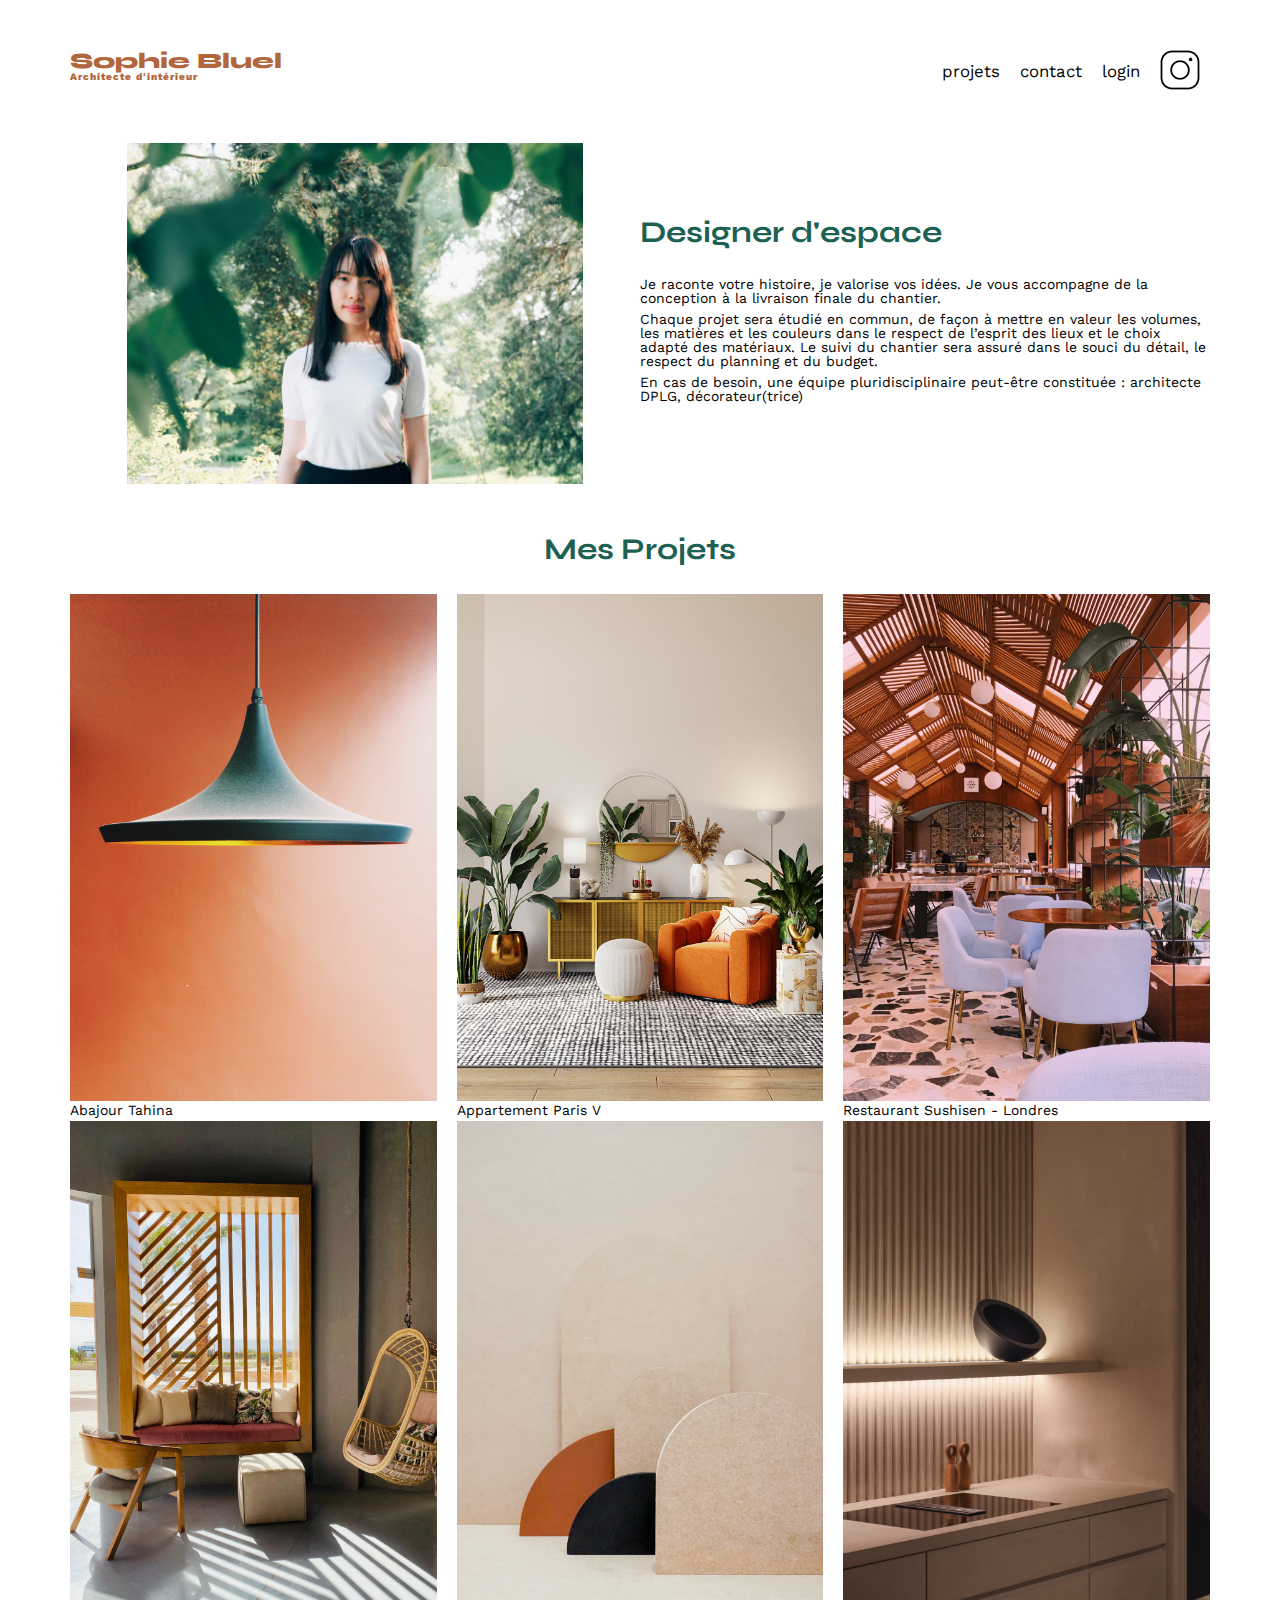
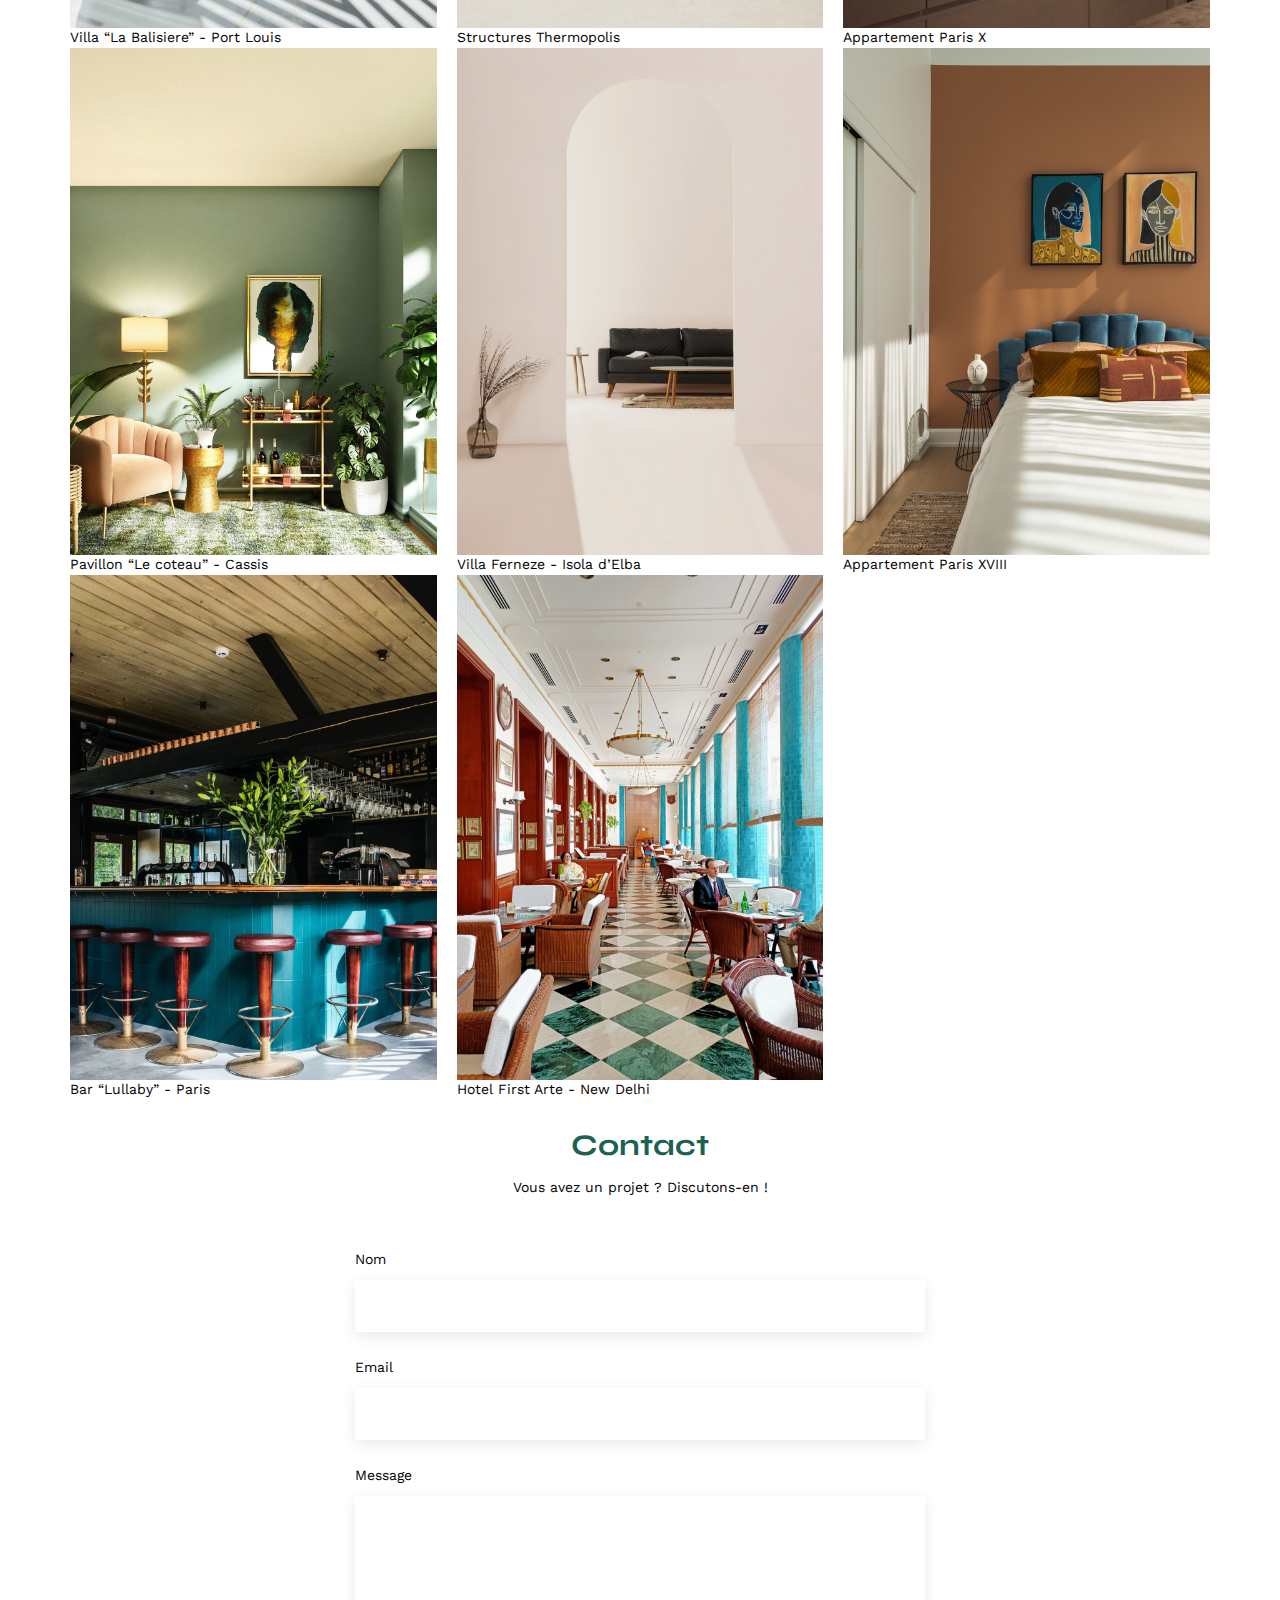
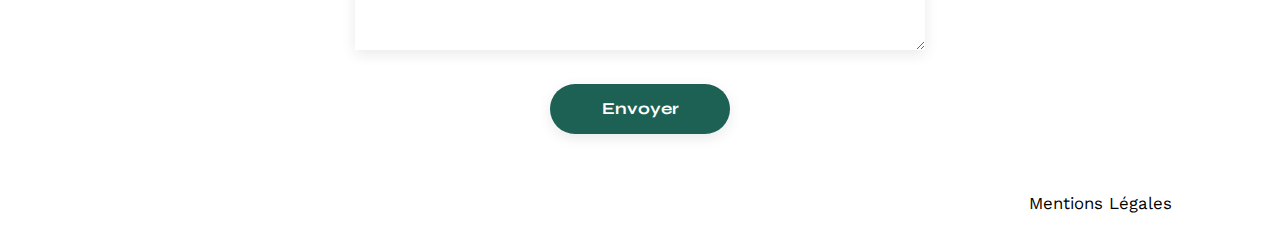
<file: Portfolio-architecte-sophie-bluel-master/FrontEnd/index.html>
<!DOCTYPE html>
<html lang="fr">
<head>
	<meta charset="UTF-8">
	<title>Sophie Bluel - Architecte d'intérieur</title>
	<meta name="viewport" content="width=device-width, initial-scale=1.0">
	<link rel="preconnect" href="https://fonts.googleapis.com">
	<link rel="preconnect" href="https://fonts.gstatic.com" crossorigin>
	<link href="https://fonts.googleapis.com/css2?family=Syne:wght@700;800&family=Work+Sans&display=swap" rel="stylesheet">
	<meta name="description" content="">
	<link rel="stylesheet" href="./assets/style.css">
</head>
<body>
<header>
	<h1>Sophie Bluel <span>Architecte d'intérieur</span></h1>
	<nav>
		<ul>
			<li>projets</li>
			<li>contact</li>
			<li>login</li>
			<li><img src="./assets/icons/instagram.png" alt="Instagram"></li>
		</ul>
	</nav>
</header>
<main>
	<section id="introduction">
		<figure>
			<img src="./assets/images/sophie-bluel.png" alt="">
		</figure>
		<article>
			<h2>Designer d'espace</h2>
			<p>Je raconte votre histoire, je valorise vos idées. Je vous accompagne de la conception à la livraison finale du chantier.</p>
			<p>Chaque projet sera étudié en commun, de façon à mettre en valeur les volumes, les matières et les couleurs dans le respect de l’esprit des lieux et le choix adapté des matériaux. Le suivi du chantier sera assuré dans le souci du détail, le respect du planning et du budget.</p>
			<p>En cas de besoin, une équipe pluridisciplinaire peut-être constituée : architecte DPLG, décorateur(trice)</p>
		</article>
	</section>
	<section id="portfolio">
		<h2>Mes Projets</h2>
		<div class="gallery">
			<figure>
				<img src="assets/images/abajour-tahina.png" alt="Abajour Tahina">
				<figcaption>Abajour Tahina</figcaption>
			</figure>
			<figure>
				<img src="assets/images/appartement-paris-v.png" alt="Appartement Paris V">
				<figcaption>Appartement Paris V</figcaption>
			</figure>
			<figure>
				<img src="assets/images/restaurant-sushisen-londres.png" alt="Restaurant Sushisen - Londres">
				<figcaption>Restaurant Sushisen - Londres</figcaption>
			</figure>
			<figure>
				<img src="assets/images/la-balisiere.png" alt="Villa “La Balisiere” - Port Louis">
				<figcaption>Villa “La Balisiere” - Port Louis</figcaption>
			</figure>
			<figure>
				<img src="assets/images/structures-thermopolis.png" alt="Structures Thermopolis">
				<figcaption>Structures Thermopolis</figcaption>
			</figure>
			<figure>
				<img src="assets/images/appartement-paris-x.png" alt="Appartement Paris X">
				<figcaption>Appartement Paris X</figcaption>
			</figure>
			<figure>
				<img src="assets/images/le-coteau-cassis.png" alt="Pavillon “Le coteau” - Cassis">
				<figcaption>Pavillon “Le coteau” - Cassis</figcaption>
			</figure>
			<figure>
				<img src="assets/images/villa-ferneze.png" alt="Villa Ferneze - Isola d’Elba">
				<figcaption>Villa Ferneze - Isola d’Elba</figcaption>
			</figure>
			<figure>
				<img src="assets/images/appartement-paris-xviii.png" alt="Appartement Paris XVIII">
				<figcaption>Appartement Paris XVIII</figcaption>
			</figure>
			<figure>
				<img src="assets/images/bar-lullaby-paris.png" alt="Bar “Lullaby” - Paris">
				<figcaption>Bar “Lullaby” - Paris</figcaption>
			</figure>
			<figure>
				<img src="assets/images/hotel-first-arte-new-delhi.png" alt="Hotel First Arte - New Delhi">
				<figcaption>Hotel First Arte - New Delhi</figcaption>
			</figure>
		</div>
	</section>
	<section id="contact">
		<h2>Contact</h2>
		<p>Vous avez un projet ? Discutons-en !</p>
		<form action="#" method="post">
			<label for="name">Nom</label>
			<input type="text" name="name" id="name">
			<label for="email">Email</label>
			<input type="email" name="email" id="email">
			<label for="message">Message</label>
			<textarea name="message" id="message" cols="30" rows="10"></textarea>
			<input type="submit" value="Envoyer">
		</form>
	</section>
</main>

<footer>
	<nav>
		<ul>
			<li>Mentions Légales</li>
		</ul>
	</nav>
</footer>
</body>
</html>
</file>
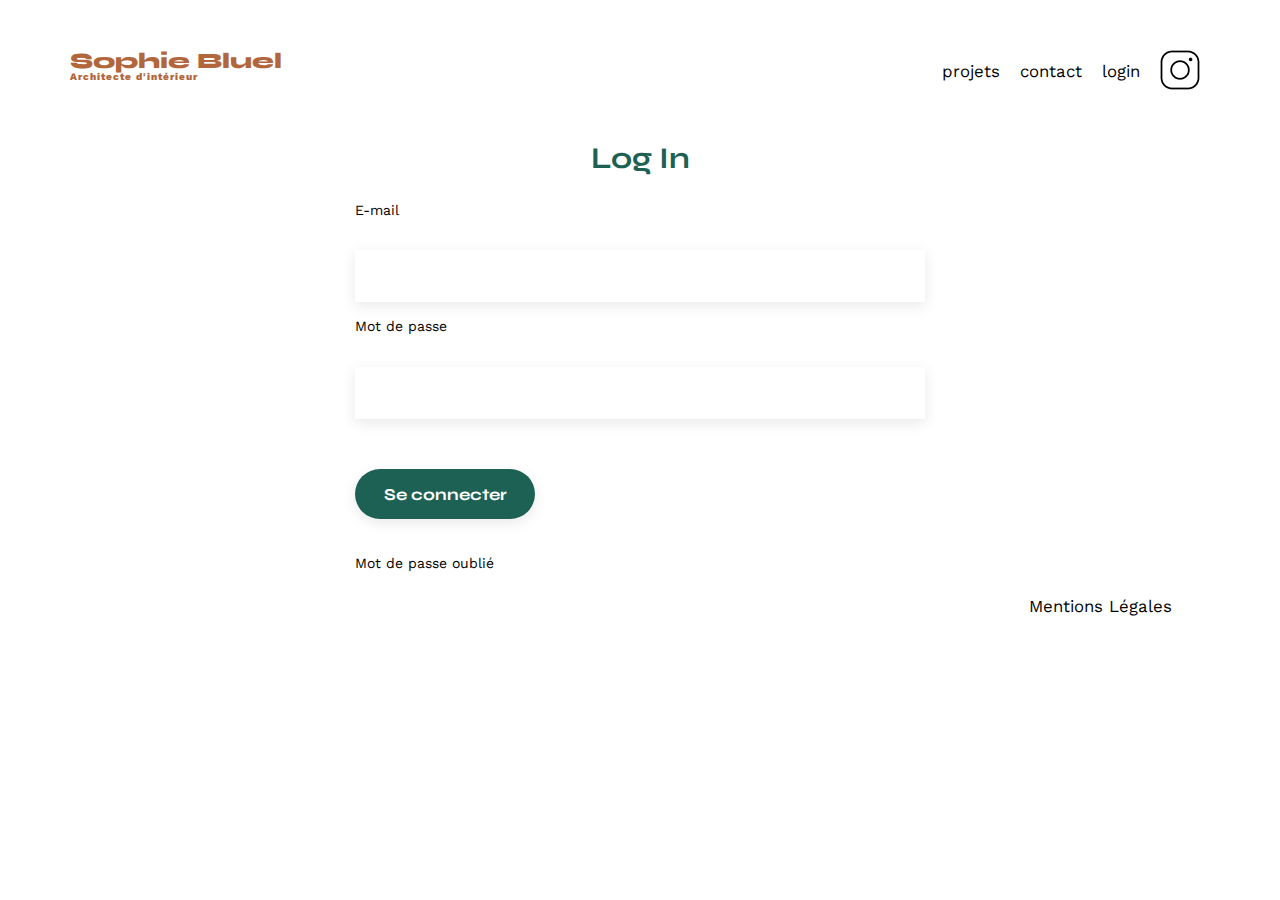
<file: Portfolio-architecte-sophie-bluel-master/FrontEnd/login.html>
<!DOCTYPE html>
<html lang="fr">

<head>
    <meta charset="UTF-8">
    <meta name="viewport" content="width=device-width, initial-scale=1.0">
    <title>Sophie Bluel - Architecte d'intérieur</title>

    <link rel="preconnect" href="https://fonts.googleapis.com">
    <link rel="preconnect" href="https://fonts.gstatic.com" crossorigin>
    <link href="https://fonts.googleapis.com/css2?family=Syne:wght@700;800&family=Work+Sans&display=swap"
        rel="stylesheet">

    <link rel="stylesheet" href="./assets/style.css">
</head>

<body>
    <header>
        <h1>Sophie Bluel <span>Architecte d'intérieur</span></h1>
        <nav>
            <ul>
                <li><a href="index.html">projets</a></li>
                <li><a href="index.html#contact">contact</a></li>
                <li><a href="login.html" class="active">login</a></li>
                <li><img src="./assets/icons/instagram.png" alt="Instagram"></li>
            </ul>
        </nav>
    </header>

    <main>
        <section id="login">
            <h2>Log In</h2>

            <form id="login-form" action="#" method="post">
                <label for="email">E-mail</label>
                <input type="email" name="email" id="email">

                <label for="password">Mot de passe</label>
                <input type="password" name="password" id="password">

                <input id="login-btn" type="submit" value="Se connecter">
            </form>

            <a href="#">Mot de passe oublié</a>
        </section>
    </main>

    <footer>
        <nav>
            <ul>
                <li>Mentions Légales</li>
            </ul>
        </nav>
        <div id="notification"></div>
    </footer>
    <script type="module" src="./assets/utils.js"></script>
    <script type="module" src="./assets/login.js"></script>
</body>

</html>
</file>
<file: Portfolio-architecte-sophie-bluel-master/FrontEnd/assets/style.css>
/* http://meyerweb.com/eric/tools/css/reset/
   v2.0 | 20110126
   License: none (public domain)
*/

html,
body,
div,
span,
applet,
object,
iframe,
h1,
h2,
h3,
h4,
h5,
h6,
p,
blockquote,
pre,
a,
abbr,
acronym,
address,
big,
cite,
code,
del,
dfn,
em,
img,
ins,
kbd,
q,
s,
samp,
small,
strike,
strong,
sub,
sup,
tt,
var,
b,
u,
i,
center,
dl,
dt,
dd,
ol,
ul,
li,
fieldset,
form,
label,
legend,
table,
caption,
tbody,
tfoot,
thead,
tr,
th,
td,
article,
aside,
canvas,
details,
embed,
figure,
figcaption,
footer,
header,
hgroup,
menu,
nav,
output,
ruby,
section,
summary,
time,
mark,
audio,
video {
    margin: 0;
    padding: 0;
    border: 0;
    font-size: 100%;
    font: inherit;
    vertical-align: baseline;
}

/* HTML5 display-role reset for older browsers */
article,
aside,
details,
figcaption,
figure,
footer,
header,
hgroup,
menu,
nav,
section {
    display: block;
}

body {
    line-height: 1;
}

ol,
ul {
    list-style: none;
}

blockquote,
q {
    quotes: none;
}

blockquote:before,
blockquote:after,
q:before,
q:after {
    content: '';
    content: none;
}

table {
    border-collapse: collapse;
    border-spacing: 0;
}

a {
    text-decoration: none;
    color: inherit;
}

/** end reset css**/
body {
    max-width: 1140px;
    margin: auto;
    font-family: 'Work Sans';
    font-size: 14px;
}

header {
    display: flex;
    justify-content: space-between;
    margin: 50px 0
}

section {
    margin: 50px 0
}

h1 {
    display: flex;
    flex-direction: column;
    font-family: 'Syne';
    font-size: 22px;
    font-weight: 800;
    color: #B1663C
}

h1>span {
    font-family: 'Work Sans';
    font-size: 10px;
    letter-spacing: 0.1em;
    ;
}

h2 {
    font-family: 'Syne';
    font-weight: 700;
    font-size: 30px;
    color: #1D6154
}

nav ul {
    display: flex;
    align-items: center;
    list-style-type: none;

}

nav li {
    padding: 0 10px;
    font-size: 1.2em;
}

li:hover,
a:hover {
    color: #B1663C;
}

#introduction {
    display: flex;
    align-items: center;
}

#introduction figure {
    flex: 1
}

#introduction img {
    display: block;
    margin: auto;
    width: 80%;
}

#introduction article {
    flex: 1
}

#introduction h2 {
    margin-bottom: 1em;
}

#introduction p {
    margin-bottom: 0.5em;
}

#portfolio h2 {
    text-align: center;
    margin-bottom: 1em;
}

.gallery {
    width: 100%;
    display: grid;
    grid-template-columns: 1fr 1fr 1fr;
    grid-column-gap: 20px;
    grid-row-gap: 20px;
}

.gallery img {
    width: 100%;
    height: 100%;
    object-fit: cover;

}

#contact,
#login {
    width: 50%;
    margin: auto;
}

#contact>*,
#login>* {
    text-align: center;

}

#contact h2,
#login form {
    margin-bottom: 20px;
}

#contact form,
#login form {
    text-align: left;
    margin-top: 30px;
    display: flex;
    flex-direction: column;
}

#contact input,
#login input {
    height: 50px;
    font-size: 1.2em;
    border: none;
    box-shadow: 0px 4px 14px rgba(0, 0, 0, 0.09);
}

#contact label,
#login input {
    margin: 2em 0 1em 0;
}

#contact textarea,
#login textarea {
    border: none;
    box-shadow: 0px 4px 14px rgba(0, 0, 0, 0.09);
}

#login-btn {

    cursor: pointer;
}

input[type="submit"] {
    font-family: 'Syne';
    font-weight: 700;
    color: white;
    background-color: #1D6154;
    margin: 2em auto;
    width: 180px;
    text-align: center;
    border-radius: 60px;
}

footer nav ul {
    display: flex;
    justify-content: flex-end;
    margin: 2em
}

.filters {
    display: flex;
    justify-content: center;
    gap: 10px;
    margin-bottom: 50px;
}

.filters button {
    font-family: 'Syne';
    font-weight: 700;
    color: #1D6154;
    background-color: white;
    border: 1px solid #1D6154;
    border-radius: 60px;
    padding: 9px 38px;
    cursor: pointer;
}

.filters button:hover,
.filters button.active {
    background-color: #1D6154;
    color: white;
}

/* === MODE ÉDITION === */

/* 1. La barre noire en haut */
.edition-mode-banner {
    background-color: black;
    color: white;
    display: flex;
    justify-content: center;
    align-items: center;
    height: 59px;
    width: 100%;
    position: absolute;
    top: 0;
    left: 0;
    gap: 10px;
}

/* 2. Le bouton "modifier" à côté du titre */
.edit-btn {
    font-family: 'Work Sans';
    font-size: 14px;
    font-weight: 400;
    color: black;
    text-decoration: none;
    margin-left: 20px;
    cursor: pointer;
}

/* 3. Classe utilitaire pour cacher les éléments (filtres) */
.hidden {
    display: none !important;
}

/* 4. Ajustement du Header pour ne pas qu'il soit caché par la barre */
.header-decale {
    margin-top: 100px !important;
}

/* === LA MODALE === */

.modal {
    position: fixed;
    top: 0;
    left: 0;
    width: 100%;
    height: 100%;
    background-color: rgba(0, 0, 0, 0.3);
    /* Fond sombre transparent */
    display: none;
    /* Caché par défaut */
    justify-content: center;
    align-items: center;
    z-index: 100;
    /* Au-dessus de tout */
}

/* Classe pour afficher la modale (ajoutée par le JS) */
.modal-show {
    display: flex;
}

.modal-wrapper {
    background-color: white;
    padding: 40px 0;
    width: 630px;
    border-radius: 10px;
    display: flex;
    flex-direction: column;
    align-items: center;
    position: relative;
    overflow: hidden;
}

/* La croix de fermeture */
.js-close-modal {
    position: absolute;
    top: 25px;
    right: 25px;
    cursor: pointer;
    font-size: 20px;
}

#titlemodal,
#titlemodal-add {
    font-family: 'Work Sans';
    font-size: 26px;
    color: black;
    margin-top: 20px;
    margin-bottom: 40px;
    text-align: center;
}

.btn-valider,
.btn-add-photo {
    font-family: 'Syne';
    font-weight: 700;
    color: white;
    background-color: #1D6154;
    padding: 10px 40px;
    border: none;
    border-radius: 60px;
    margin: 30px auto 0 auto;
    cursor: pointer;
    display: block;
}


.modal-line {
    width: 100%;
    border: 1px solid #B3B3B3;
    margin-top: 40px;
}

.delete-gallery {
    color: #D65353;
    font-family: 'Syne';
    margin-top: 20px;
    text-decoration: none;
}

/* === LA GALERIE DANS LA MODALE === */

.modal-gallery {
    display: grid;
    grid-template-columns: repeat(5, 1fr);
    column-gap: 10px;
    row-gap: 30px;
    margin-bottom: 20px;
    max-height: 460px;
    overflow-y: auto;
    scrollbar-width: none;
}

.modal-gallery::-webkit-scrollbar {
    display: none;
}

.modal-gallery figure {
    position: relative;
    margin: 0;
}

.modal-gallery img {
    width: 100%;
    height: 100%;
    object-fit: cover;

}

/* Icône poubelle */

.delete-btn {
    position: absolute;
    top: 6px;
    right: 6px;
    background-color: black;
    color: white;
    width: 17px;
    height: 17px;
    display: flex;
    justify-content: center;
    align-items: center;
    border-radius: 4px;
    cursor: pointer;
    z-index: 1000;

}

.delete-btn i {

    font-size: 10px;
    pointer-events: none;
}


/* --- GESTION DES VUES (État) --- */
.modal-view-hidden {
    display: none;
}

/* --- NAVIGATION & ICÔNES --- */
/* On retire les styles par défaut des boutons pour ne garder que l'icône */
.modal-icon-close,
.modal-icon-back {
    position: absolute;
    top: 30px;
    background: none;
    border: none;
    font-size: 20px;
    cursor: pointer;
    padding: 0;
}

.modal-icon-close {
    right: 30px;
}

.modal-icon-back {
    left: 30px;
    /* Place la flèche correctement à gauche */
}

/* --- FORMULAIRE D'AJOUT --- */
.modal-form {
    width: 420px;
    margin: 0 auto;
    display: flex;
    flex-direction: column;
    text-align: left;
}

/* Input File caché proprement */
.form-image-input {
    display: none;
}

/* Zone Photo (Carré Bleu) */
.form-group-photo {
    background-color: #E8F1F6;
    height: 169px;
    width: 100%;
    border-radius: 3px;
    display: flex;
    flex-direction: column;
    align-items: center;
    justify-content: center;
    margin-bottom: 30px;
    position: relative;
    overflow: hidden;
    position: relative;
}

.form-icon-image {
    font-size: 58px;
    color: #B9C5CC;
    margin-bottom: 10px;
}

.btn-add-file {
    background-color: #CBD6DC;
    color: #306685;
    border-radius: 50px;
    padding: 10px 33px;
    cursor: pointer;
    font-weight: 500;
    margin-bottom: 10px;
}

.form-info-text {
    font-size: 10px;
    color: #444;
}

/* Image Prévisualisation */

#preview-img {
    display: none;
    position: absolute;
    top: 0;
    left: 0;
    width: 100%;
    height: 100%;
    object-fit: contain;
    background-color: #E8F1F6;
    z-index: 10;
    cursor: pointer;
}

#preview-img.preview-visible {

    display: block;
}

/* Inputs Standards */
.form-label {
    margin-bottom: 10px;
    font-weight: 500;
}

.form-input {
    height: 51px;
    width: 100%;
    border: none;
    box-shadow: 0px 4px 14px rgba(0, 0, 0, 0.09);
    margin-bottom: 20px;
    padding-left: 20px;
    box-sizing: border-box;
    font-family: 'Work sans';
    font-weight: 500;
}

.btn-submit {
    width: 237px;
    align-self: center;
    margin-top: 30px;
}

.preview-visible {
    display: block !important;
}

/* État actif du bouton de validation (quand le formulaire est complet) */
.btn-submit-active {
    background-color: #1D6154 !important;
    /* Vert foncé */
    cursor: pointer;
    opacity: 1;
}

/* État désactivé (Rappel ou ajustement si nécessaire) */
.btn-submit:disabled {
    background-color: #A7A7A7;
    cursor: not-allowed;
}

#error-message {
    text-align: center;
    font-size: 14px;
    font-weight: 500;
    margin-bottom: 15px;
    color: #FF4D4D;
    /* Rouge alerte */
    height: 20px;
    /* Hauteur fixe pour éviter le layout shift */
}

.filters button.active {
    background-color: #1D6154;
    color: white;
}

.photo-replace-message {
    font-size: 12px;
    text-align: center;
    margin-top: -20px;
    margin-bottom: 20px;
    min-height: 16px;
}

.form-error {
    color: #FF4D4D;
    font-size: 12px;
    font-weight: 500;
    margin-top: -10px;
    min-height: 14px;
    text-align: center;

}

#error-image {
    margin-top: -25px;
    text-align: center;
}

/* Style global de la notification */
.notification {
    position: fixed;
    top: 20px;
    margin: 0 auto;
    padding: 15px 25px;
    border-radius: 5px;
    color: white;
    font-family: 'Work Sans', sans-serif;
    font-weight: 500;
    z-index: 9999;
    opacity: 0;
    visibility: hidden;
    transform: translateY(20px);
    transition: all 0.3s ease-in-out;
}

/* Classe d'affichage dynamique */
.notification.show {
    opacity: 1;
    visibility: visible;
    transform: translateY(0);
}

/* Couleur pour un succès */
.notification.success {
    background-color: #1D6154;
}

/* Couleur pour une erreur */
.notification.error {
    background-color: #FF4D4D;
}

/* --- Modales d'alerte et de confirmation --- */

.custom-dialog-overlay {
    position: fixed;
    top: 0;
    left: 0;
    width: 100vw;
    height: 100vh;
    background-color: rgba(0, 0, 0, 0.5);
    display: flex;
    justify-content: center;
    align-items: center;
    z-index: 10000;
}

.custom-dialog-box {
    background: white;
    padding: 30px;
    border-radius: 10px;
    text-align: center;
    box-shadow: 0 4px 15px rgba(0, 0, 0, 0.2);
    min-width: 300px;
    font-family: 'Syne', sans-serif;
}

.custom-dialog-box p {
    margin-bottom: 20px;
    font-size: 16px;
    color: #3d3d3d;
}

.custom-dialog-actions {
    display: flex;
    justify-content: center;
    gap: 15px;
}

.custom-dialog-btn {
    padding: 8px 20px;
    border: none;
    border-radius: 20px;
    cursor: pointer;
    font-weight: bold;
    font-family: inherit;
    transition: background 0.2s ease;
}

.custom-dialog-btn.confirm-yes,
.custom-dialog-btn:not(.confirm-no) {
    background-color: #1D6154;
    color: white;
}

.custom-dialog-btn.confirm-no {
    background-color: #fff;
    color: #1D6154;
    border: 1px solid #1D6154;
}
</file>
